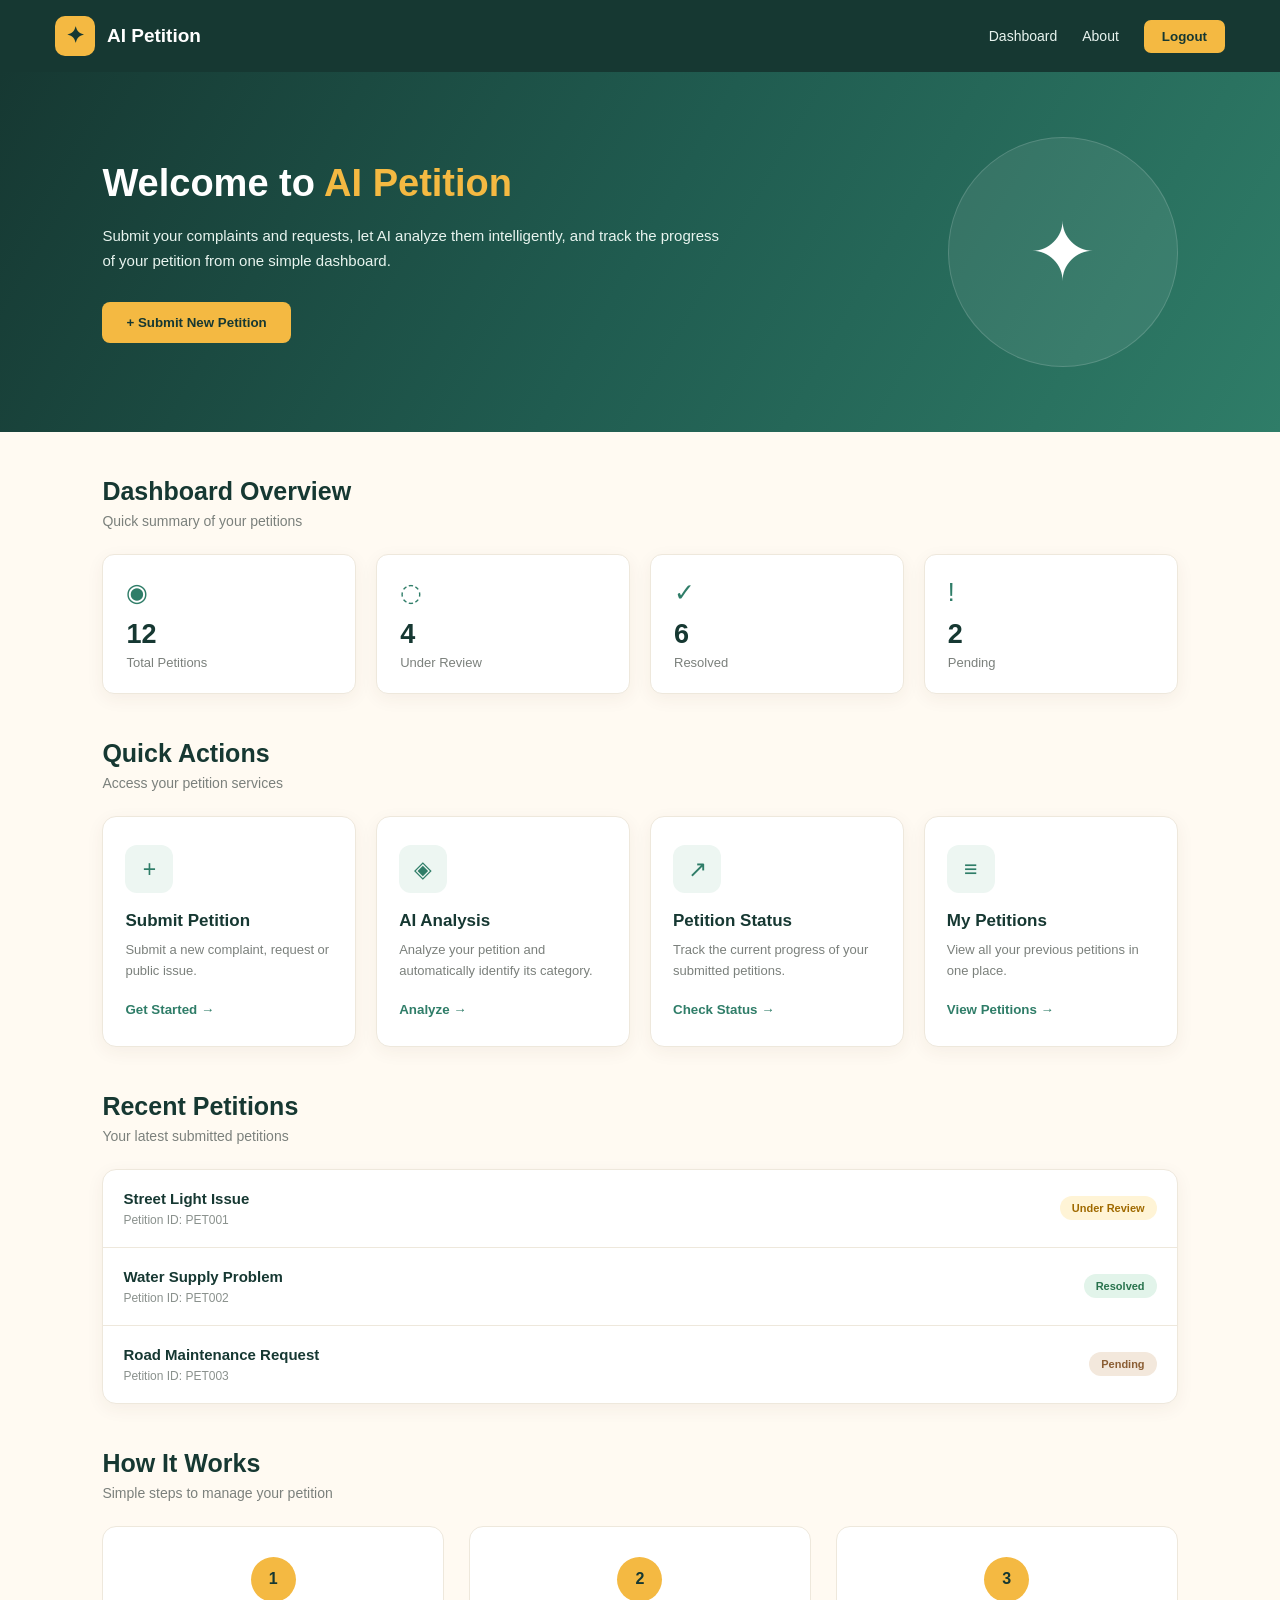
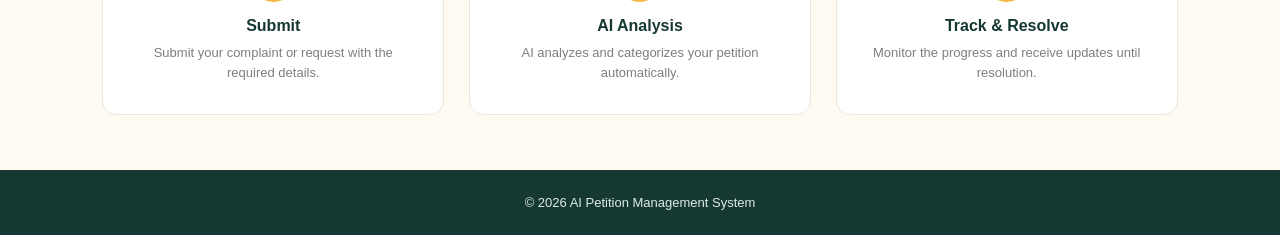
<file: Frontend/index.html>
<!DOCTYPE html>
<html lang="en">

<head>
    <meta charset="UTF-8">

    <meta name="viewport"
          content="width=device-width, initial-scale=1.0">

    <title>AI Petition Management System</title>

    <link rel="stylesheet" href="style.css">
</head>

<body>

    <!-- NAVBAR -->

    <nav class="navbar">

        <div class="brand">

            <div class="brand-icon">
                ✦
            </div>

            <h2>AI Petition</h2>

        </div>

        <div class="nav-right">

            <span class="nav-link" onclick="goHome()">
                Dashboard
            </span>

            <span class="nav-link" onclick="showAbout()">
                About
            </span>

            <button class="logout" onclick="logoutUser()">
                Logout
            </button>

        </div>

    </nav>


    <!-- HERO -->

    <section class="hero">

        <div class="hero-content">

            <h1>
                Welcome to
                <span>AI Petition</span>
            </h1>

            <p>
                Submit your complaints and requests,
                let AI analyze them intelligently,
                and track the progress of your petition
                from one simple dashboard.
            </p>

            <button class="hero-btn" onclick="opensubmitPetition()">
                + Submit New Petition
            </button>

        </div>

        <div class="hero-art">
            ✦
        </div>

    </section>


    <!-- MAIN -->

    <div class="container">


        <!-- DASHBOARD OVERVIEW -->

        <div class="section-title">

            <h2>Dashboard Overview</h2>

            <p>
                Quick summary of your petitions
            </p>

        </div>


        <div class="stats">

            <div class="stat-card">

                <div class="stat-icon">
                    ◉
                </div>

                <h3>12</h3>

                <p>Total Petitions</p>

            </div>


            <div class="stat-card">

                <div class="stat-icon">
                    ◌
                </div>

                <h3>4</h3>

                <p>Under Review</p>

            </div>


            <div class="stat-card">

                <div class="stat-icon">
                    ✓
                </div>

                <h3>6</h3>

                <p>Resolved</p>

            </div>


            <div class="stat-card">

                <div class="stat-icon">
                    !
                </div>

                <h3>2</h3>

                <p>Pending</p>

            </div>

        </div>


        <!-- QUICK ACTIONS -->

        <div class="section-title">

            <h2>Quick Actions</h2>

            <p>
                Access your petition services
            </p>

        </div>


        <div class="features">


            <!-- SUBMIT PETITION -->

            <div class="feature-card">

                <div class="feature-icon">
                    +
                </div>

                <h3>Submit Petition</h3>

                <p>
                    Submit a new complaint,
                    request or public issue.
                </p>

                <button onclick="opensubmitPetition()">
                    Get Started →
                </button>

            </div>


            <!-- AI ANALYSIS -->

            <div class="feature-card">

                <div class="feature-icon">
                    ◈
                </div>

                <h3>AI Analysis</h3>

                <p>
                    Analyze your petition and
                    automatically identify its category.
                </p>

                <button onclick="aiAnalysis()">
                    Analyze →
                </button>

            </div>


            <!-- STATUS -->

            <div class="feature-card">

                <div class="feature-icon">
                    ↗
                </div>

                <h3>Petition Status</h3>

                <p>
                    Track the current progress
                    of your submitted petitions.
                </p>

                <button onclick="checkStatus()">
                    Check Status →
                </button>

            </div>


            <!-- MY PETITIONS -->

            <div class="feature-card">

                <div class="feature-icon">
                    ≡
                </div>

                <h3>My Petitions</h3>

                <p>
                    View all your previous
                    petitions in one place.
                </p>

                <button onclick="myPetitions()">
                    View Petitions →
                </button>

            </div>

        </div>


        <!-- RECENT PETITIONS -->

        <div class="section-title">

            <h2>Recent Petitions</h2>

            <p>
                Your latest submitted petitions
            </p>

        </div>


        <div class="petition-box">


            <div class="petition">

                <div class="petition-info">

                    <h3>
                        Street Light Issue
                    </h3>

                    <p>
                        Petition ID: PET001
                    </p>

                </div>

                <span class="status review">
                    Under Review
                </span>

            </div>


            <div class="petition">

                <div class="petition-info">

                    <h3>
                        Water Supply Problem
                    </h3>

                    <p>
                        Petition ID: PET002
                    </p>

                </div>

                <span class="status resolved">
                    Resolved
                </span>

            </div>


            <div class="petition">

                <div class="petition-info">

                    <h3>
                        Road Maintenance Request
                    </h3>

                    <p>
                        Petition ID: PET003
                    </p>

                </div>

                <span class="status pending">
                    Pending
                </span>

            </div>

        </div>


        <!-- HOW IT WORKS -->

        <div class="section-title">

            <h2>How It Works</h2>

            <p>
                Simple steps to manage your petition
            </p>

        </div>


        <div class="steps">


            <div class="step">

                <div class="step-number">
                    1
                </div>

                <h3>Submit</h3>

                <p>
                    Submit your complaint or
                    request with the required details.
                </p>

            </div>


            <div class="step">

                <div class="step-number">
                    2
                </div>

                <h3>AI Analysis</h3>

                <p>
                    AI analyzes and categorizes
                    your petition automatically.
                </p>

            </div>


            <div class="step">

                <div class="step-number">
                    3
                </div>

                <h3>Track & Resolve</h3>

                <p>
                    Monitor the progress and
                    receive updates until resolution.
                </p>

            </div>

        </div>

    </div>


    <!-- FOOTER -->

    <footer>

        © 2026 AI Petition Management System

    </footer>


    <script src="script.js"></script>

</body>

</html>
</file>
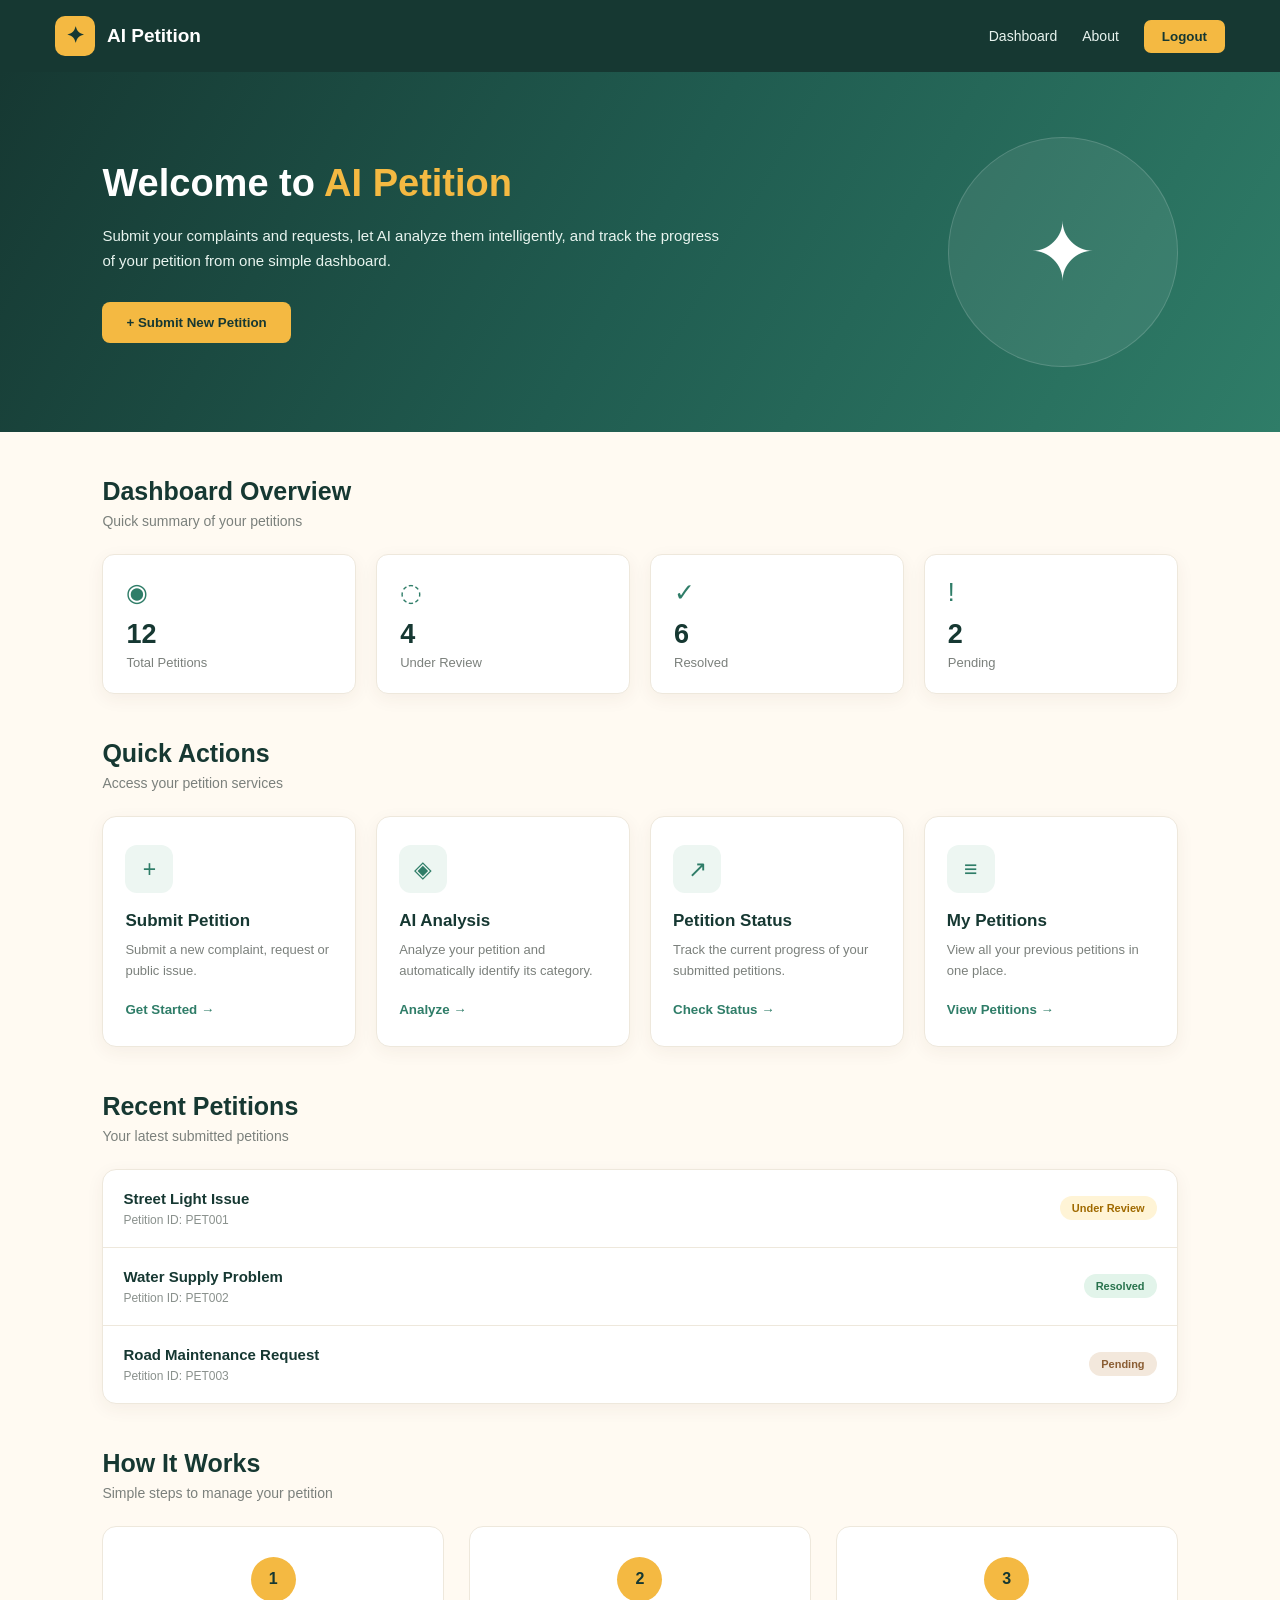
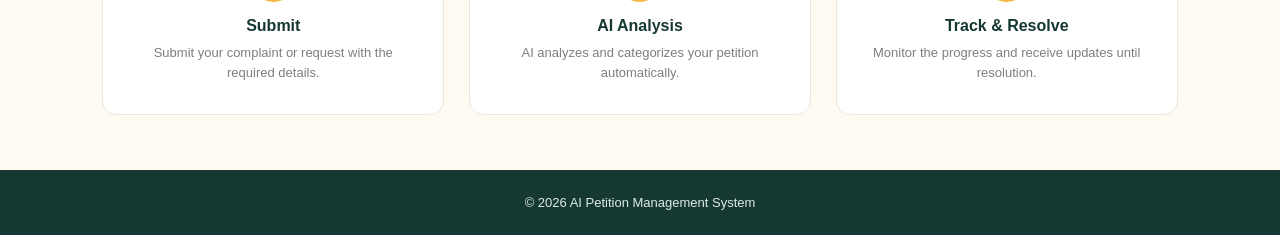
<file: home.html>
<!DOCTYPE html>
<html lang="en">

<head>
    <meta charset="UTF-8">

    <meta name="viewport"
          content="width=device-width, initial-scale=1.0">

    <title>AI Petition Management System</title>

    <link rel="stylesheet" href="style.css">
</head>

<body>

    <!-- NAVBAR -->

    <nav class="navbar">

        <div class="brand">

            <div class="brand-icon">
                ✦
            </div>

            <h2>AI Petition</h2>

        </div>

        <div class="nav-right">

            <span class="nav-link" onclick="goHome()">
                Dashboard
            </span>

            <span class="nav-link" onclick="showAbout()">
                About
            </span>

            <button class="logout" onclick="logoutUser()">
                Logout
            </button>

        </div>

    </nav>


    <!-- HERO -->

    <section class="hero">

        <div class="hero-content">

            <h1>
                Welcome to
                <span>AI Petition</span>
            </h1>

            <p>
                Submit your complaints and requests,
                let AI analyze them intelligently,
                and track the progress of your petition
                from one simple dashboard.
            </p>

            <button class="hero-btn" onclick="opensubmitPetition()">
                + Submit New Petition
            </button>

        </div>

        <div class="hero-art">
            ✦
        </div>

    </section>


    <!-- MAIN -->

    <div class="container">


        <!-- DASHBOARD OVERVIEW -->

        <div class="section-title">

            <h2>Dashboard Overview</h2>

            <p>
                Quick summary of your petitions
            </p>

        </div>


        <div class="stats">

            <div class="stat-card">

                <div class="stat-icon">
                    ◉
                </div>

                <h3>12</h3>

                <p>Total Petitions</p>

            </div>


            <div class="stat-card">

                <div class="stat-icon">
                    ◌
                </div>

                <h3>4</h3>

                <p>Under Review</p>

            </div>


            <div class="stat-card">

                <div class="stat-icon">
                    ✓
                </div>

                <h3>6</h3>

                <p>Resolved</p>

            </div>


            <div class="stat-card">

                <div class="stat-icon">
                    !
                </div>

                <h3>2</h3>

                <p>Pending</p>

            </div>

        </div>


        <!-- QUICK ACTIONS -->

        <div class="section-title">

            <h2>Quick Actions</h2>

            <p>
                Access your petition services
            </p>

        </div>


        <div class="features">


            <!-- SUBMIT PETITION -->

            <div class="feature-card">

                <div class="feature-icon">
                    +
                </div>

                <h3>Submit Petition</h3>

                <p>
                    Submit a new complaint,
                    request or public issue.
                </p>

                <button onclick="opensubmitPetition()">
                    Get Started →
                </button>

            </div>


            <!-- AI ANALYSIS -->

            <div class="feature-card">

                <div class="feature-icon">
                    ◈
                </div>

                <h3>AI Analysis</h3>

                <p>
                    Analyze your petition and
                    automatically identify its category.
                </p>

                <button onclick="aiAnalysis()">
                    Analyze →
                </button>

            </div>


            <!-- STATUS -->

            <div class="feature-card">

                <div class="feature-icon">
                    ↗
                </div>

                <h3>Petition Status</h3>

                <p>
                    Track the current progress
                    of your submitted petitions.
                </p>

                <button onclick="checkStatus()">
                    Check Status →
                </button>

            </div>


            <!-- MY PETITIONS -->

            <div class="feature-card">

                <div class="feature-icon">
                    ≡
                </div>

                <h3>My Petitions</h3>

                <p>
                    View all your previous
                    petitions in one place.
                </p>

                <button onclick="myPetitions()">
                    View Petitions →
                </button>

            </div>

        </div>


        <!-- RECENT PETITIONS -->

        <div class="section-title">

            <h2>Recent Petitions</h2>

            <p>
                Your latest submitted petitions
            </p>

        </div>


        <div class="petition-box">


            <div class="petition">

                <div class="petition-info">

                    <h3>
                        Street Light Issue
                    </h3>

                    <p>
                        Petition ID: PET001
                    </p>

                </div>

                <span class="status review">
                    Under Review
                </span>

            </div>


            <div class="petition">

                <div class="petition-info">

                    <h3>
                        Water Supply Problem
                    </h3>

                    <p>
                        Petition ID: PET002
                    </p>

                </div>

                <span class="status resolved">
                    Resolved
                </span>

            </div>


            <div class="petition">

                <div class="petition-info">

                    <h3>
                        Road Maintenance Request
                    </h3>

                    <p>
                        Petition ID: PET003
                    </p>

                </div>

                <span class="status pending">
                    Pending
                </span>

            </div>

        </div>


        <!-- HOW IT WORKS -->

        <div class="section-title">

            <h2>How It Works</h2>

            <p>
                Simple steps to manage your petition
            </p>

        </div>


        <div class="steps">


            <div class="step">

                <div class="step-number">
                    1
                </div>

                <h3>Submit</h3>

                <p>
                    Submit your complaint or
                    request with the required details.
                </p>

            </div>


            <div class="step">

                <div class="step-number">
                    2
                </div>

                <h3>AI Analysis</h3>

                <p>
                    AI analyzes and categorizes
                    your petition automatically.
                </p>

            </div>


            <div class="step">

                <div class="step-number">
                    3
                </div>

                <h3>Track & Resolve</h3>

                <p>
                    Monitor the progress and
                    receive updates until resolution.
                </p>

            </div>

        </div>

    </div>


    <!-- FOOTER -->

    <footer>

        © 2026 AI Petition Management System

    </footer>


    <script src="script.js"></script>

</body>

</html>
</file>
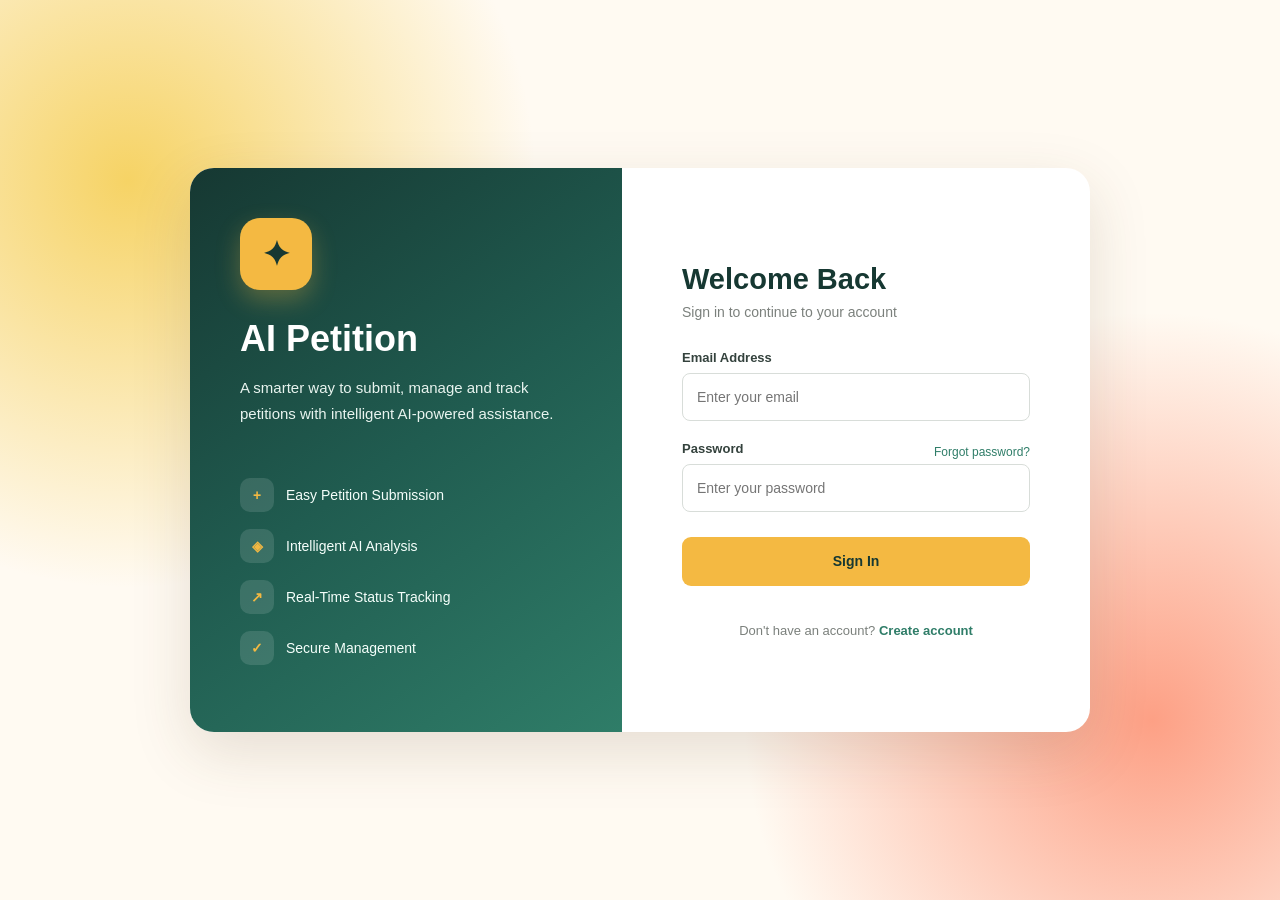
<file: login.html>
<!DOCTYPE html>
<html lang="en">

<head>

    <meta charset="UTF-8">

    <meta name="viewport" content="width=device-width, initial-scale=1.0">

    <title>AI Petition | Login</title>


    <style>

        * {
            margin: 0;
            padding: 0;
            box-sizing: border-box;
            font-family: Arial, sans-serif;
        }


        body {

            min-height: 100vh;

            background:
                radial-gradient(
                    circle at 10% 20%,
                    #f6d365,
                    transparent 30%
                ),

                radial-gradient(
                    circle at 90% 80%,
                    #fda085,
                    transparent 30%
                ),

                #fffaf2;

            display: flex;

            justify-content: center;

            align-items: center;
        }


        /* MAIN CONTAINER */

        .main-container {

            width: 900px;

            min-height: 560px;

            display: flex;

            background: white;

            border-radius: 24px;

            overflow: hidden;

            box-shadow:
                0 20px 60px rgba(89, 59, 32, 0.15);
        }


        /* LEFT SIDE */

        .left-side {

            width: 48%;

            background:
                linear-gradient(
                    145deg,
                    #163832,
                    #205c50,
                    #2f7d68
                );

            color: white;

            padding: 50px;

            display: flex;

            flex-direction: column;

            justify-content: center;
        }


        /* AI ICON */

        .ai-icon {

            width: 72px;

            height: 72px;

            border-radius: 20px;

            background: #f4b942;

            color: #163832;

            display: flex;

            justify-content: center;

            align-items: center;

            font-size: 34px;

            font-weight: bold;

            margin-bottom: 28px;

            box-shadow:
                0 10px 25px rgba(244,185,66,0.3);
        }


        .left-side h1 {

            font-size: 36px;

            margin-bottom: 15px;
        }


        .left-side p {

            font-size: 15px;

            line-height: 1.7;

            color: #e8f4ef;
        }


        /* FEATURES */

        .features {

            margin-top: 35px;
        }


        .feature {

            display: flex;

            align-items: center;

            margin: 17px 0;

            font-size: 14px;

            color: #f5fffb;
        }


        .feature-icon {

            width: 34px;

            height: 34px;

            background:
                rgba(255,255,255,0.12);

            border-radius: 10px;

            display: flex;

            justify-content: center;

            align-items: center;

            margin-right: 12px;

            color: #f4b942;

            font-weight: bold;
        }


        /* RIGHT SIDE */

        .right-side {

            width: 52%;

            padding: 55px 60px;

            display: flex;

            flex-direction: column;

            justify-content: center;
        }


        .right-side h2 {

            font-size: 29px;

            color: #163832;

            margin-bottom: 8px;
        }


        .subtitle {

            color: #7b807c;

            font-size: 14px;

            margin-bottom: 30px;
        }


        /* INPUT */

        .input-group {

            margin-bottom: 20px;
        }


        .input-group label {

            display: block;

            font-size: 13px;

            font-weight: 600;

            color: #34423d;

            margin-bottom: 8px;
        }


        .input-group input {

            width: 100%;

            height: 48px;

            padding: 0 14px;

            border: 1px solid #d8ddd9;

            border-radius: 8px;

            outline: none;

            font-size: 14px;

            transition: 0.2s;
        }


        .input-group input:focus {

            border-color: #2f7d68;

            box-shadow:
                0 0 0 3px
                rgba(47,125,104,0.12);
        }


        /* PASSWORD HEADER */

        .password-header {

            display: flex;

            justify-content: space-between;

            align-items: center;
        }


        .forgot {

            color: #2f7d68;

            font-size: 12px;

            cursor: pointer;
        }


        /* LOGIN BUTTON */

        .login-btn {

            width: 100%;

            height: 49px;

            border: none;

            border-radius: 9px;

            background: #f4b942;

            color: #163832;

            font-size: 14px;

            font-weight: bold;

            cursor: pointer;

            margin-top: 5px;

            transition: 0.2s;
        }


        .login-btn:hover {

            background: #e5aa35;

            transform: translateY(-1px);

            box-shadow:
                0 8px 18px
                rgba(244,185,66,0.25);
        }


        /* MESSAGE */

        #message {

            text-align: center;

            margin-top: 12px;

            font-size: 13px;

            color: #c0392b;
        }


        /* CREATE ACCOUNT */

        .signup {

            text-align: center;

            margin-top: 25px;

            color: #7b807c;

            font-size: 13px;
        }


        .signup span {

            color: #2f7d68;

            font-weight: 600;

            cursor: pointer;
        }


        /* MOBILE */

        @media(max-width: 800px) {

            .main-container {

                width: 95%;
            }


            .left-side {

                display: none;
            }


            .right-side {

                width: 100%;

                padding: 45px 35px;
            }

        }

    </style>

</head>


<body>


<div class="main-container">


    <!-- LEFT SIDE -->

    <div class="left-side">


        <!-- UNIQUE ICON -->

        <div class="ai-icon">
            ✦
        </div>


        <h1>
            AI Petition
        </h1>


        <p>

            A smarter way to submit,
            manage and track petitions
            with intelligent AI-powered
            assistance.

        </p>


        <div class="features">


            <div class="feature">

                <div class="feature-icon">
                    +
                </div>

                Easy Petition Submission

            </div>


            <div class="feature">

                <div class="feature-icon">
                    ◈
                </div>

                Intelligent AI Analysis

            </div>


            <div class="feature">

                <div class="feature-icon">
                    ↗
                </div>

                Real-Time Status Tracking

            </div>


            <div class="feature">

                <div class="feature-icon">
                    ✓
                </div>

                Secure Management

            </div>


        </div>

    </div>



    <!-- RIGHT SIDE -->

    <div class="right-side">


        <h2>
            Welcome Back
        </h2>


        <p class="subtitle">
            Sign in to continue to your account
        </p>



        <!-- EMAIL -->

        <div class="input-group">

            <label>
                Email Address
            </label>


            <input
                type="email"
                id="email"
                placeholder="Enter your email"
            >

        </div>



        <!-- PASSWORD -->

        <div class="input-group">


            <div class="password-header">

                <label>
                    Password
                </label>


                <span
                    class="forgot"
                    onclick="forgotPassword()"
                >
                    Forgot password?
                </span>

            </div>


            <input
                type="password"
                id="password"
                placeholder="Enter your password"
            >

        </div>



        <!-- LOGIN -->

        <button
            class="login-btn"
            onclick="loginUser()"
        >

            Sign In

        </button>


        <p id="message"></p>



        <!-- CREATE ACCOUNT -->

        <div class="signup">

            Don't have an account?

            <span onclick="createAccount()">
                Create account
            </span>

        </div>


    </div>

</div>



<script>


function loginUser() {

    let email =
        document.getElementById("email").value;


    let password =
        document.getElementById("password").value;


    if (email === "" || password === "") {

        document.getElementById("message").innerHTML =
            "Please enter Email and Password.";

        return;
    }


    // Login successful

    window.location.href = "home.html";

}



function forgotPassword() {

    alert(
        "Password recovery will be available soon."
    );

}



function createAccount() {

    alert(
        "Registration page will be available soon."
    );

}


</script>


</body>

</html>
</file>
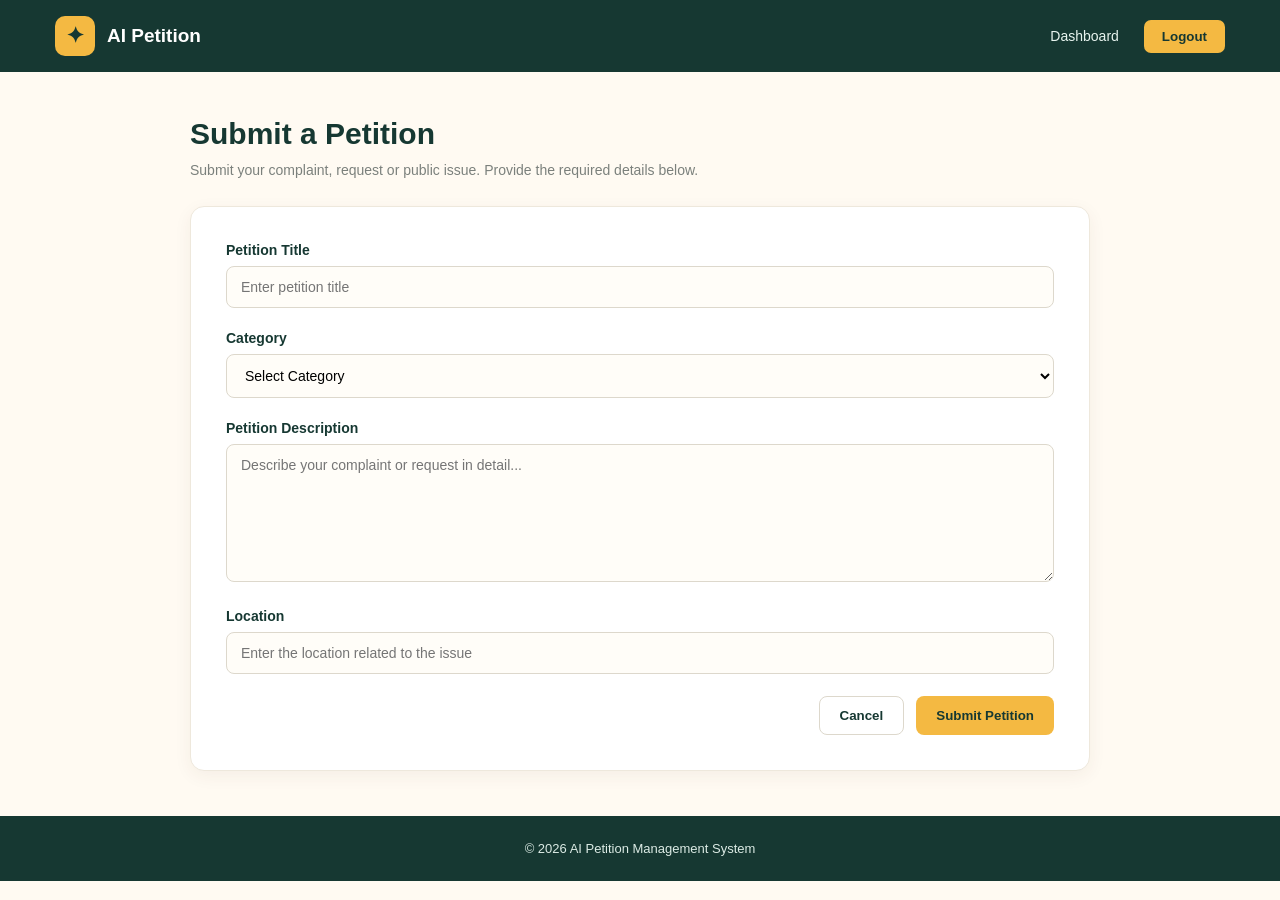
<file: submit.html>
<!DOCTYPE html>
<html lang="en">

<head>

    <meta charset="UTF-8">

    <meta name="viewport"
          content="width=device-width, initial-scale=1.0">

    <title>Submit Petition</title>

    <link rel="stylesheet" href="style.css">

</head>

<body>

    <!-- NAVBAR -->

    <nav class="navbar">

        <div class="brand">

            <div class="brand-icon">
                ✦
            </div>

            <h2>AI Petition</h2>

        </div>

        <div class="nav-right">

            <span class="nav-link"
                  onclick="goDashboard()">
                Dashboard
            </span>

            <button class="logout"
                    onclick="logoutUser()">
                Logout
            </button>

        </div>

    </nav>


    <!-- SUBMIT PETITION -->

    <main class="submit-container">

        <div class="submit-header">

            <h1>Submit a Petition</h1>

            <p>
                Submit your complaint, request or public issue.
                Provide the required details below.
            </p>

        </div>


        <div class="petition-form-box">

            <form id="petitionForm">


                <!-- TITLE -->

                <div class="form-group">

                    <label for="title">
                        Petition Title
                    </label>

                    <input
                        type="text"
                        id="title"
                        name="title"
                        placeholder="Enter petition title"
                        required
                    >

                </div>


                <!-- CATEGORY -->

                <div class="form-group">

                    <label for="category">
                        Category
                    </label>

                    <select
                        id="category"
                        name="category"
                        required
                    >

                        <option value="">
                            Select Category
                        </option>

                        <option value="Infrastructure">
                            Infrastructure
                        </option>

                        <option value="Water Supply">
                            Water Supply
                        </option>

                        <option value="Electricity">
                            Electricity
                        </option>

                        <option value="Road">
                            Road
                        </option>

                        <option value="Sanitation">
                            Sanitation
                        </option>

                        <option value="Education">
                            Education
                        </option>

                        <option value="Other">
                            Other
                        </option>

                    </select>

                </div>


                <!-- DESCRIPTION -->

                <div class="form-group">

                    <label for="description">
                        Petition Description
                    </label>

                    <textarea
                        id="description"
                        name="description"
                        rows="7"
                        placeholder="Describe your complaint or request in detail..."
                        required
                    ></textarea>

                </div>


                <!-- LOCATION -->

                <div class="form-group">

                    <label for="location">
                        Location
                    </label>

                    <input
                        type="text"
                        id="location"
                        name="location"
                        placeholder="Enter the location related to the issue"
                        required
                    >

                </div>


                <!-- BUTTONS -->

                <div class="form-buttons">

                    <button
                        type="button"
                        class="cancel-btn"
                        onclick="goDashboard()"
                    >
                        Cancel
                    </button>

                    <button
                        type="submit"
                        class="submit-btn"
                    >
                        Submit Petition
                    </button>

                </div>

            </form>

        </div>

    </main>


    <footer>

        © 2026 AI Petition Management System

    </footer>


    <script src="script.js"></script>

</body>

</html>
</file>
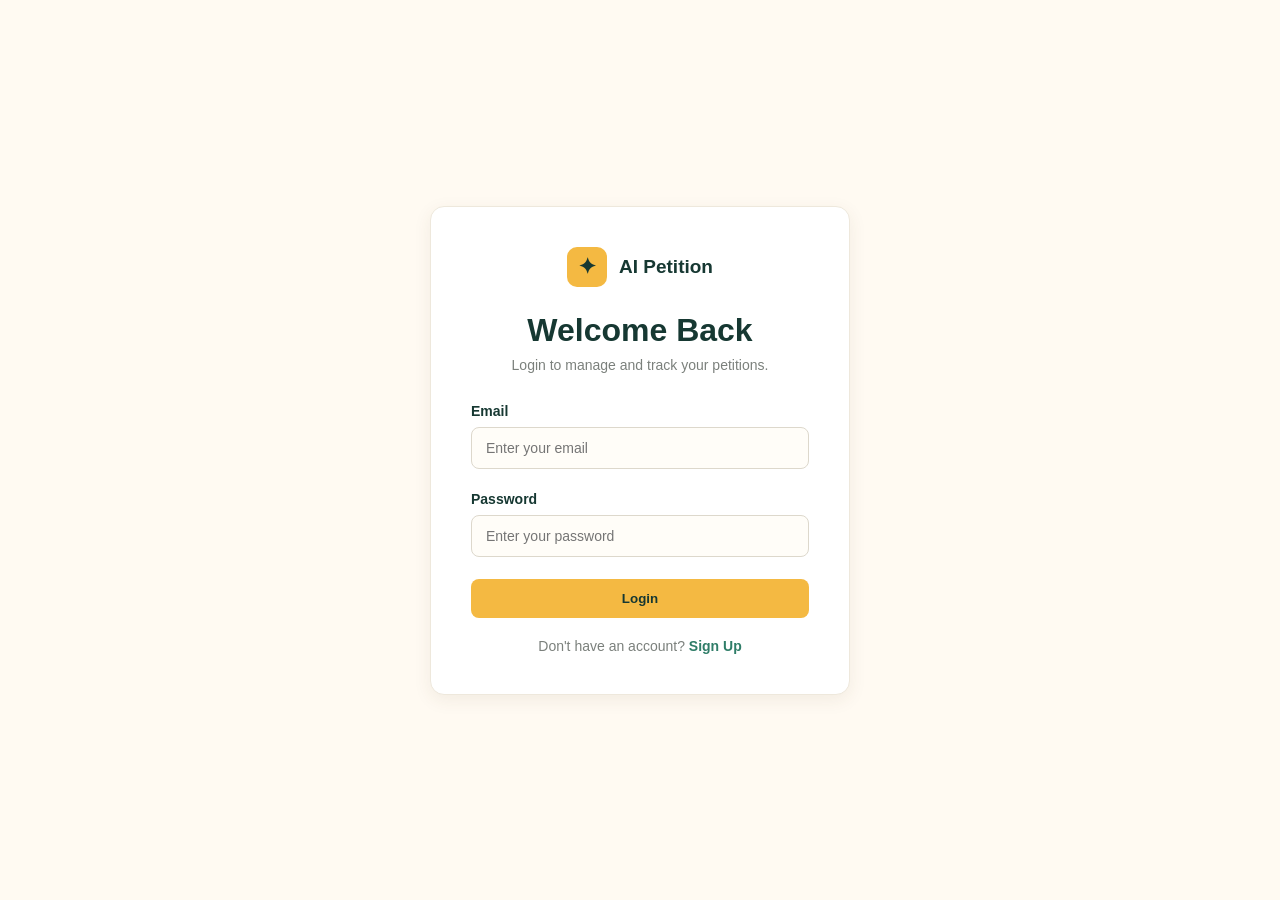
<file: Frontend/login.html>
<!DOCTYPE html>
<html lang="en">
<head>
    <meta charset="UTF-8">
    <meta name="viewport" content="width=device-width, initial-scale=1.0">
    <title>Login - AI Petition</title>
    <link rel="stylesheet" href="style.css">
</head>

<body>

<div class="login-container">

    <div class="login-box">

        <div class="brand">
            <div class="brand-icon">✦</div>
            <h2>AI Petition</h2>
        </div>

        <h1>Welcome Back</h1>

        <p class="login-text">
            Login to manage and track your petitions.
        </p>

        <form id="loginForm">

            <div class="form-group">
                <label for="email">Email</label>

                <input
                    type="email"
                    id="email"
                    placeholder="Enter your email"
                    required
                >
            </div>

            <div class="form-group">
                <label for="password">Password</label>

                <input
                    type="password"
                    id="password"
                    placeholder="Enter your password"
                    required
                >
            </div>

            <button type="submit" class="login-btn">
                Login
            </button>

        </form>

        <p class="signup-text">
            Don't have an account?
            <a href="#">Sign Up</a>
        </p>

    </div>

</div>

<script src="script.js"></script>

</body>
</html>
</file>
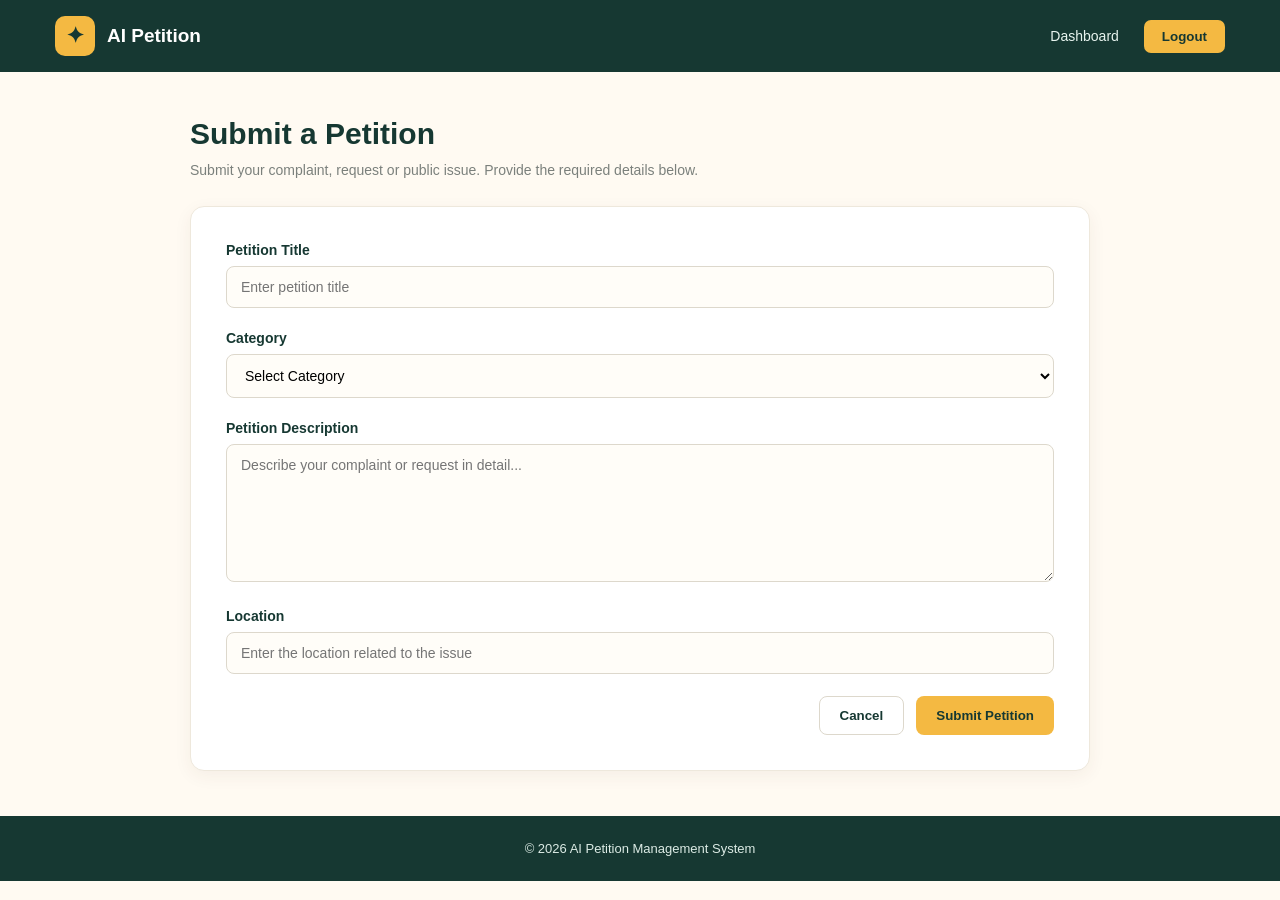
<file: Frontend/submit.html>
<!DOCTYPE html>
<html lang="en">

<head>

    <meta charset="UTF-8">

    <meta name="viewport"
          content="width=device-width, initial-scale=1.0">

    <title>Submit Petition</title>

    <link rel="stylesheet" href="style.css">

</head>

<body>

    <!-- NAVBAR -->

    <nav class="navbar">

        <div class="brand">

            <div class="brand-icon">
                ✦
            </div>

            <h2>AI Petition</h2>

        </div>

        <div class="nav-right">

            <span class="nav-link"
                  onclick="goDashboard()">
                Dashboard
            </span>

            <button class="logout"
                    onclick="logoutUser()">
                Logout
            </button>

        </div>

    </nav>


    <!-- SUBMIT PETITION -->

    <main class="submit-container">

        <div class="submit-header">

            <h1>Submit a Petition</h1>

            <p>
                Submit your complaint, request or public issue.
                Provide the required details below.
            </p>

        </div>


        <div class="petition-form-box">

            <form id="petitionForm">


                <!-- TITLE -->

                <div class="form-group">

                    <label for="title">
                        Petition Title
                    </label>

                    <input
                        type="text"
                        id="title"
                        name="title"
                        placeholder="Enter petition title"
                        required
                    >

                </div>


                <!-- CATEGORY -->

                <div class="form-group">

                    <label for="category">
                        Category
                    </label>

                    <select
                        id="category"
                        name="category"
                        required
                    >

                        <option value="">
                            Select Category
                        </option>

                        <option value="Infrastructure">
                            Infrastructure
                        </option>

                        <option value="Water Supply">
                            Water Supply
                        </option>

                        <option value="Electricity">
                            Electricity
                        </option>

                        <option value="Road">
                            Road
                        </option>

                        <option value="Sanitation">
                            Sanitation
                        </option>

                        <option value="Education">
                            Education
                        </option>

                        <option value="Other">
                            Other
                        </option>

                    </select>

                </div>


                <!-- DESCRIPTION -->

                <div class="form-group">

                    <label for="description">
                        Petition Description
                    </label>

                    <textarea
                        id="description"
                        name="description"
                        rows="7"
                        placeholder="Describe your complaint or request in detail..."
                        required
                    ></textarea>

                </div>


                <!-- LOCATION -->

                <div class="form-group">

                    <label for="location">
                        Location
                    </label>

                    <input
                        type="text"
                        id="location"
                        name="location"
                        placeholder="Enter the location related to the issue"
                        required
                    >

                </div>


                <!-- BUTTONS -->

                <div class="form-buttons">

                    <button
                        type="button"
                        class="cancel-btn"
                        onclick="goDashboard()"
                    >
                        Cancel
                    </button>

                    <button
                        type="submit"
                        class="submit-btn"
                    >
                        Submit Petition
                    </button>

                </div>

            </form>

        </div>

    </main>


    <footer>

        © 2026 AI Petition Management System

    </footer>


    <script src="script.js"></script>

</body>

</html>
</file>
<file: Frontend/style.css>
* {
    margin: 0;
    padding: 0;
    box-sizing: border-box;
    font-family: Arial, sans-serif;
}

body {
    background: #fffaf2;
    color: #163832;
}


/* NAVBAR */

.navbar {
    height: 72px;
    background: #163832;
    color: white;

    display: flex;
    align-items: center;
    justify-content: space-between;

    padding: 0 55px;

    position: sticky;
    top: 0;
    z-index: 100;
}

.brand {
    display: flex;
    align-items: center;
    gap: 12px;
}

.brand-icon {
    width: 40px;
    height: 40px;

    border-radius: 10px;

    background: #f4b942;
    color: #163832;

    display: flex;
    align-items: center;
    justify-content: center;

    font-size: 22px;
    font-weight: bold;
}

.brand h2 {
    font-size: 19px;
}

.nav-right {
    display: flex;
    align-items: center;
    gap: 25px;
}

.nav-link {
    color: #e8f4ef;
    text-decoration: none;
    font-size: 14px;
    cursor: pointer;
}

.logout {
    background: #f4b942;
    color: #163832;

    border: none;

    padding: 9px 18px;

    border-radius: 7px;

    font-weight: bold;

    cursor: pointer;
}

.logout:hover {
    background: #e5aa35;
}


/* HERO */

.hero {
    background:
        linear-gradient(
            120deg,
            #163832,
            #205c50,
            #2f7d68
        );

    color: white;

    padding: 65px 8%;

    display: flex;
    align-items: center;
    justify-content: space-between;

    gap: 40px;
}

.hero-content {
    max-width: 620px;
}

.hero-content h1 {
    font-size: 38px;
    margin-bottom: 18px;
}

.hero-content h1 span {
    color: #f4b942;
}

.hero-content p {
    color: #e8f4ef;

    line-height: 1.7;

    font-size: 15px;

    margin-bottom: 28px;
}

.hero-btn {
    background: #f4b942;
    color: #163832;

    border: none;

    padding: 13px 24px;

    border-radius: 8px;

    font-weight: bold;

    cursor: pointer;
}

.hero-btn:hover {
    background: #e5aa35;
}


/* HERO ICON */

.hero-art {
    width: 230px;
    height: 230px;

    border-radius: 50%;

    background: rgba(255, 255, 255, 0.08);

    display: flex;
    justify-content: center;
    align-items: center;

    font-size: 80px;

    border: 1px solid rgba(255, 255, 255, 0.15);
}


/* CONTAINER */

.container {
    width: 84%;
    max-width: 1200px;

    margin: auto;
}


/* SECTION TITLE */

.section-title {
    margin-top: 45px;
    margin-bottom: 25px;
}

.section-title h2 {
    font-size: 25px;
    color: #163832;
}

.section-title p {
    margin-top: 7px;

    color: #7b807c;

    font-size: 14px;
}


/* STAT CARDS */

.stats {
    display: grid;

    grid-template-columns:
        repeat(4, 1fr);

    gap: 20px;
}

.stat-card {
    background: white;

    padding: 23px;

    border-radius: 12px;

    border: 1px solid #eee8dc;

    box-shadow:
        0 5px 18px rgba(89, 59, 32, 0.06);
}

.stat-icon {
    font-size: 25px;

    margin-bottom: 12px;

    color: #2f7d68;
}

.stat-card h3 {
    font-size: 27px;

    color: #163832;
}

.stat-card p {
    color: #7b807c;

    font-size: 13px;

    margin-top: 5px;
}


/* FEATURE CARDS */

.features {
    display: grid;

    grid-template-columns:
        repeat(4, 1fr);

    gap: 20px;
}

.feature-card {
    background: white;

    padding: 28px 22px;

    border-radius: 14px;

    border: 1px solid #eee8dc;

    transition: 0.2s;

    box-shadow:
        0 5px 18px rgba(89, 59, 32, 0.06);
}

.feature-card:hover {
    transform: translateY(-5px);

    box-shadow:
        0 12px 25px rgba(89, 59, 32, 0.1);
}

.feature-icon {
    width: 48px;
    height: 48px;

    border-radius: 12px;

    background: #edf6f2;
    color: #2f7d68;

    display: flex;

    justify-content: center;
    align-items: center;

    font-size: 23px;

    margin-bottom: 18px;
}

.feature-card h3 {
    font-size: 17px;

    margin-bottom: 9px;

    color: #163832;
}

.feature-card p {
    font-size: 13px;

    line-height: 1.6;

    color: #7b807c;

    margin-bottom: 18px;
}

.feature-card button {
    background: transparent;

    border: none;

    color: #2f7d68;

    font-weight: bold;

    cursor: pointer;

    padding: 0;
}


/* PETITIONS */

.petition-box {
    background: white;

    border: 1px solid #eee8dc;

    border-radius: 14px;

    overflow: hidden;

    box-shadow:
        0 5px 18px rgba(89, 59, 32, 0.06);
}

.petition {
    padding: 20px;

    display: flex;

    align-items: center;

    justify-content: space-between;

    border-bottom: 1px solid #eee8dc;

    gap: 20px;
}

.petition:last-child {
    border-bottom: none;
}

.petition-info h3 {
    font-size: 15px;

    margin-bottom: 6px;
}

.petition-info p {
    font-size: 12px;

    color: #8a918d;
}

.status {
    padding: 6px 12px;

    border-radius: 20px;

    font-size: 11px;

    font-weight: bold;
}

.review {
    background: #fff4d6;
    color: #a06a00;
}

.resolved {
    background: #e2f4ea;
    color: #28734d;
}

.pending {
    background: #f3e8dc;
    color: #8b5e34;
}


/* HOW IT WORKS */

.steps {
    display: grid;

    grid-template-columns:
        repeat(3, 1fr);

    gap: 25px;

    margin-bottom: 55px;
}

.step {
    text-align: center;

    background: white;

    padding: 30px;

    border-radius: 14px;

    border: 1px solid #eee8dc;
}

.step-number {
    width: 45px;
    height: 45px;

    margin: auto;

    margin-bottom: 15px;

    border-radius: 50%;

    background: #f4b942;

    color: #163832;

    display: flex;

    justify-content: center;
    align-items: center;

    font-weight: bold;
}

.step h3 {
    font-size: 16px;

    margin-bottom: 8px;
}

.step p {
    font-size: 13px;

    line-height: 1.6;

    color: #7b807c;
}


/* FOOTER */

footer {
    background: #163832;

    color: #dcebe5;

    text-align: center;

    padding: 25px;

    font-size: 13px;
}


/* RESPONSIVE */

@media (max-width: 900px) {

    .navbar {
        padding: 0 25px;
    }

    .nav-link {
        display: none;
    }

    .hero {
        padding: 50px 8%;
    }

    .hero-art {
        display: none;
    }

    .stats,
    .features {
        grid-template-columns:
            repeat(2, 1fr);
    }
}


@media (max-width: 600px) {

    .stats,
    .features,
    .steps {
        grid-template-columns: 1fr;
    }

    .hero-content h1 {
        font-size: 30px;
    }

    .container {
        width: 90%;
    }

    .petition {
        align-items: flex-start;

        flex-direction: column;
    }
}
/* SUBMIT PETITION PAGE */

.submit-container {
    width: 84%;
    max-width: 900px;
    margin: 45px auto;
}

.submit-header {
    margin-bottom: 25px;
}

.submit-header h1 {
    font-size: 30px;
    color: #163832;
    margin-bottom: 8px;
}

.submit-header p {
    color: #7b807c;
    font-size: 14px;
    line-height: 1.6;
}

.petition-form-box {
    background: white;
    padding: 35px;
    border-radius: 14px;
    border: 1px solid #eee8dc;
    box-shadow:
        0 5px 18px rgba(89, 59, 32, 0.06);
}

.form-group {
    margin-bottom: 22px;
}

.form-group label {
    display: block;
    margin-bottom: 8px;
    font-size: 14px;
    font-weight: bold;
    color: #163832;
}

.form-group input,
.form-group select,
.form-group textarea {
    width: 100%;
    padding: 12px 14px;

    border: 1px solid #ddd8cc;

    border-radius: 8px;

    font-size: 14px;

    outline: none;

    background: #fffdf8;
}

.form-group input:focus,
.form-group select:focus,
.form-group textarea:focus {
    border-color: #2f7d68;
}

.form-group textarea {
    resize: vertical;
}

.form-buttons {
    display: flex;
    justify-content: flex-end;
    gap: 12px;
    margin-top: 10px;
}

.cancel-btn,
.submit-btn {
    padding: 11px 20px;
    border-radius: 8px;
    font-weight: bold;
    cursor: pointer;
}

.cancel-btn {
    background: transparent;
    border: 1px solid #ddd8cc;
    color: #163832;
}

.submit-btn {
    background: #f4b942;
    border: none;
    color: #163832;
}

.submit-btn:hover {
    background: #e5aa35;
}

.cancel-btn:hover {
    background: #f5f1e8;
}


@media (max-width: 600px) {

    .submit-container {
        width: 90%;
    }

    .petition-form-box {
        padding: 22px;
    }

    .form-buttons {
        flex-direction: column;
    }

    .cancel-btn,
    .submit-btn {
        width: 100%;
    }
}
.login-container {
    min-height: 100vh;
    display: flex;
    justify-content: center;
    align-items: center;
    padding: 20px;
}

.login-box {
    width: 100%;
    max-width: 420px;
    background: white;
    padding: 40px;
    border-radius: 14px;
    border: 1px solid #eee8dc;
    box-shadow: 0 5px 18px rgba(89, 59, 32, 0.08);
}

.login-box .brand {
    justify-content: center;
    margin-bottom: 25px;
}

.login-box h1 {
    text-align: center;
    color: #163832;
    margin-bottom: 8px;
}

.login-text {
    text-align: center;
    color: #7b807c;
    font-size: 14px;
    margin-bottom: 30px;
}

.login-btn {
    width: 100%;
    padding: 12px;
    background: #f4b942;
    border: none;
    border-radius: 8px;
    color: #163832;
    font-weight: bold;
    cursor: pointer;
}

.login-btn:hover {
    background: #e5aa35;
}

.signup-text {
    text-align: center;
    margin-top: 20px;
    font-size: 14px;
    color: #7b807c;
}

.signup-text a {
    color: #2f7d68;
    text-decoration: none;
    font-weight: bold;
}
</file>
<file: style.css>
* {
    margin: 0;
    padding: 0;
    box-sizing: border-box;
    font-family: Arial, sans-serif;
}

body {
    background: #fffaf2;
    color: #163832;
}


/* NAVBAR */

.navbar {
    height: 72px;
    background: #163832;
    color: white;

    display: flex;
    align-items: center;
    justify-content: space-between;

    padding: 0 55px;

    position: sticky;
    top: 0;
    z-index: 100;
}

.brand {
    display: flex;
    align-items: center;
    gap: 12px;
}

.brand-icon {
    width: 40px;
    height: 40px;

    border-radius: 10px;

    background: #f4b942;
    color: #163832;

    display: flex;
    align-items: center;
    justify-content: center;

    font-size: 22px;
    font-weight: bold;
}

.brand h2 {
    font-size: 19px;
}

.nav-right {
    display: flex;
    align-items: center;
    gap: 25px;
}

.nav-link {
    color: #e8f4ef;
    text-decoration: none;
    font-size: 14px;
    cursor: pointer;
}

.logout {
    background: #f4b942;
    color: #163832;

    border: none;

    padding: 9px 18px;

    border-radius: 7px;

    font-weight: bold;

    cursor: pointer;
}

.logout:hover {
    background: #e5aa35;
}


/* HERO */

.hero {
    background:
        linear-gradient(
            120deg,
            #163832,
            #205c50,
            #2f7d68
        );

    color: white;

    padding: 65px 8%;

    display: flex;
    align-items: center;
    justify-content: space-between;

    gap: 40px;
}

.hero-content {
    max-width: 620px;
}

.hero-content h1 {
    font-size: 38px;
    margin-bottom: 18px;
}

.hero-content h1 span {
    color: #f4b942;
}

.hero-content p {
    color: #e8f4ef;

    line-height: 1.7;

    font-size: 15px;

    margin-bottom: 28px;
}

.hero-btn {
    background: #f4b942;
    color: #163832;

    border: none;

    padding: 13px 24px;

    border-radius: 8px;

    font-weight: bold;

    cursor: pointer;
}

.hero-btn:hover {
    background: #e5aa35;
}


/* HERO ICON */

.hero-art {
    width: 230px;
    height: 230px;

    border-radius: 50%;

    background: rgba(255, 255, 255, 0.08);

    display: flex;
    justify-content: center;
    align-items: center;

    font-size: 80px;

    border: 1px solid rgba(255, 255, 255, 0.15);
}


/* CONTAINER */

.container {
    width: 84%;
    max-width: 1200px;

    margin: auto;
}


/* SECTION TITLE */

.section-title {
    margin-top: 45px;
    margin-bottom: 25px;
}

.section-title h2 {
    font-size: 25px;
    color: #163832;
}

.section-title p {
    margin-top: 7px;

    color: #7b807c;

    font-size: 14px;
}


/* STAT CARDS */

.stats {
    display: grid;

    grid-template-columns:
        repeat(4, 1fr);

    gap: 20px;
}

.stat-card {
    background: white;

    padding: 23px;

    border-radius: 12px;

    border: 1px solid #eee8dc;

    box-shadow:
        0 5px 18px rgba(89, 59, 32, 0.06);
}

.stat-icon {
    font-size: 25px;

    margin-bottom: 12px;

    color: #2f7d68;
}

.stat-card h3 {
    font-size: 27px;

    color: #163832;
}

.stat-card p {
    color: #7b807c;

    font-size: 13px;

    margin-top: 5px;
}


/* FEATURE CARDS */

.features {
    display: grid;

    grid-template-columns:
        repeat(4, 1fr);

    gap: 20px;
}

.feature-card {
    background: white;

    padding: 28px 22px;

    border-radius: 14px;

    border: 1px solid #eee8dc;

    transition: 0.2s;

    box-shadow:
        0 5px 18px rgba(89, 59, 32, 0.06);
}

.feature-card:hover {
    transform: translateY(-5px);

    box-shadow:
        0 12px 25px rgba(89, 59, 32, 0.1);
}

.feature-icon {
    width: 48px;
    height: 48px;

    border-radius: 12px;

    background: #edf6f2;
    color: #2f7d68;

    display: flex;

    justify-content: center;
    align-items: center;

    font-size: 23px;

    margin-bottom: 18px;
}

.feature-card h3 {
    font-size: 17px;

    margin-bottom: 9px;

    color: #163832;
}

.feature-card p {
    font-size: 13px;

    line-height: 1.6;

    color: #7b807c;

    margin-bottom: 18px;
}

.feature-card button {
    background: transparent;

    border: none;

    color: #2f7d68;

    font-weight: bold;

    cursor: pointer;

    padding: 0;
}


/* PETITIONS */

.petition-box {
    background: white;

    border: 1px solid #eee8dc;

    border-radius: 14px;

    overflow: hidden;

    box-shadow:
        0 5px 18px rgba(89, 59, 32, 0.06);
}

.petition {
    padding: 20px;

    display: flex;

    align-items: center;

    justify-content: space-between;

    border-bottom: 1px solid #eee8dc;

    gap: 20px;
}

.petition:last-child {
    border-bottom: none;
}

.petition-info h3 {
    font-size: 15px;

    margin-bottom: 6px;
}

.petition-info p {
    font-size: 12px;

    color: #8a918d;
}

.status {
    padding: 6px 12px;

    border-radius: 20px;

    font-size: 11px;

    font-weight: bold;
}

.review {
    background: #fff4d6;
    color: #a06a00;
}

.resolved {
    background: #e2f4ea;
    color: #28734d;
}

.pending {
    background: #f3e8dc;
    color: #8b5e34;
}


/* HOW IT WORKS */

.steps {
    display: grid;

    grid-template-columns:
        repeat(3, 1fr);

    gap: 25px;

    margin-bottom: 55px;
}

.step {
    text-align: center;

    background: white;

    padding: 30px;

    border-radius: 14px;

    border: 1px solid #eee8dc;
}

.step-number {
    width: 45px;
    height: 45px;

    margin: auto;

    margin-bottom: 15px;

    border-radius: 50%;

    background: #f4b942;

    color: #163832;

    display: flex;

    justify-content: center;
    align-items: center;

    font-weight: bold;
}

.step h3 {
    font-size: 16px;

    margin-bottom: 8px;
}

.step p {
    font-size: 13px;

    line-height: 1.6;

    color: #7b807c;
}


/* FOOTER */

footer {
    background: #163832;

    color: #dcebe5;

    text-align: center;

    padding: 25px;

    font-size: 13px;
}


/* RESPONSIVE */

@media (max-width: 900px) {

    .navbar {
        padding: 0 25px;
    }

    .nav-link {
        display: none;
    }

    .hero {
        padding: 50px 8%;
    }

    .hero-art {
        display: none;
    }

    .stats,
    .features {
        grid-template-columns:
            repeat(2, 1fr);
    }
}


@media (max-width: 600px) {

    .stats,
    .features,
    .steps {
        grid-template-columns: 1fr;
    }

    .hero-content h1 {
        font-size: 30px;
    }

    .container {
        width: 90%;
    }

    .petition {
        align-items: flex-start;

        flex-direction: column;
    }
}
/* SUBMIT PETITION PAGE */

.submit-container {
    width: 84%;
    max-width: 900px;
    margin: 45px auto;
}

.submit-header {
    margin-bottom: 25px;
}

.submit-header h1 {
    font-size: 30px;
    color: #163832;
    margin-bottom: 8px;
}

.submit-header p {
    color: #7b807c;
    font-size: 14px;
    line-height: 1.6;
}

.petition-form-box {
    background: white;
    padding: 35px;
    border-radius: 14px;
    border: 1px solid #eee8dc;
    box-shadow:
        0 5px 18px rgba(89, 59, 32, 0.06);
}

.form-group {
    margin-bottom: 22px;
}

.form-group label {
    display: block;
    margin-bottom: 8px;
    font-size: 14px;
    font-weight: bold;
    color: #163832;
}

.form-group input,
.form-group select,
.form-group textarea {
    width: 100%;
    padding: 12px 14px;

    border: 1px solid #ddd8cc;

    border-radius: 8px;

    font-size: 14px;

    outline: none;

    background: #fffdf8;
}

.form-group input:focus,
.form-group select:focus,
.form-group textarea:focus {
    border-color: #2f7d68;
}

.form-group textarea {
    resize: vertical;
}

.form-buttons {
    display: flex;
    justify-content: flex-end;
    gap: 12px;
    margin-top: 10px;
}

.cancel-btn,
.submit-btn {
    padding: 11px 20px;
    border-radius: 8px;
    font-weight: bold;
    cursor: pointer;
}

.cancel-btn {
    background: transparent;
    border: 1px solid #ddd8cc;
    color: #163832;
}

.submit-btn {
    background: #f4b942;
    border: none;
    color: #163832;
}

.submit-btn:hover {
    background: #e5aa35;
}

.cancel-btn:hover {
    background: #f5f1e8;
}


@media (max-width: 600px) {

    .submit-container {
        width: 90%;
    }

    .petition-form-box {
        padding: 22px;
    }

    .form-buttons {
        flex-direction: column;
    }

    .cancel-btn,
    .submit-btn {
        width: 100%;
    }
}
.login-container {
    min-height: 100vh;
    display: flex;
    justify-content: center;
    align-items: center;
    padding: 20px;
}

.login-box {
    width: 100%;
    max-width: 420px;
    background: white;
    padding: 40px;
    border-radius: 14px;
    border: 1px solid #eee8dc;
    box-shadow: 0 5px 18px rgba(89, 59, 32, 0.08);
}

.login-box .brand {
    justify-content: center;
    margin-bottom: 25px;
}

.login-box h1 {
    text-align: center;
    color: #163832;
    margin-bottom: 8px;
}

.login-text {
    text-align: center;
    color: #7b807c;
    font-size: 14px;
    margin-bottom: 30px;
}

.login-btn {
    width: 100%;
    padding: 12px;
    background: #f4b942;
    border: none;
    border-radius: 8px;
    color: #163832;
    font-weight: bold;
    cursor: pointer;
}

.login-btn:hover {
    background: #e5aa35;
}

.signup-text {
    text-align: center;
    margin-top: 20px;
    font-size: 14px;
    color: #7b807c;
}

.signup-text a {
    color: #2f7d68;
    text-decoration: none;
    font-weight: bold;
}
</file>
